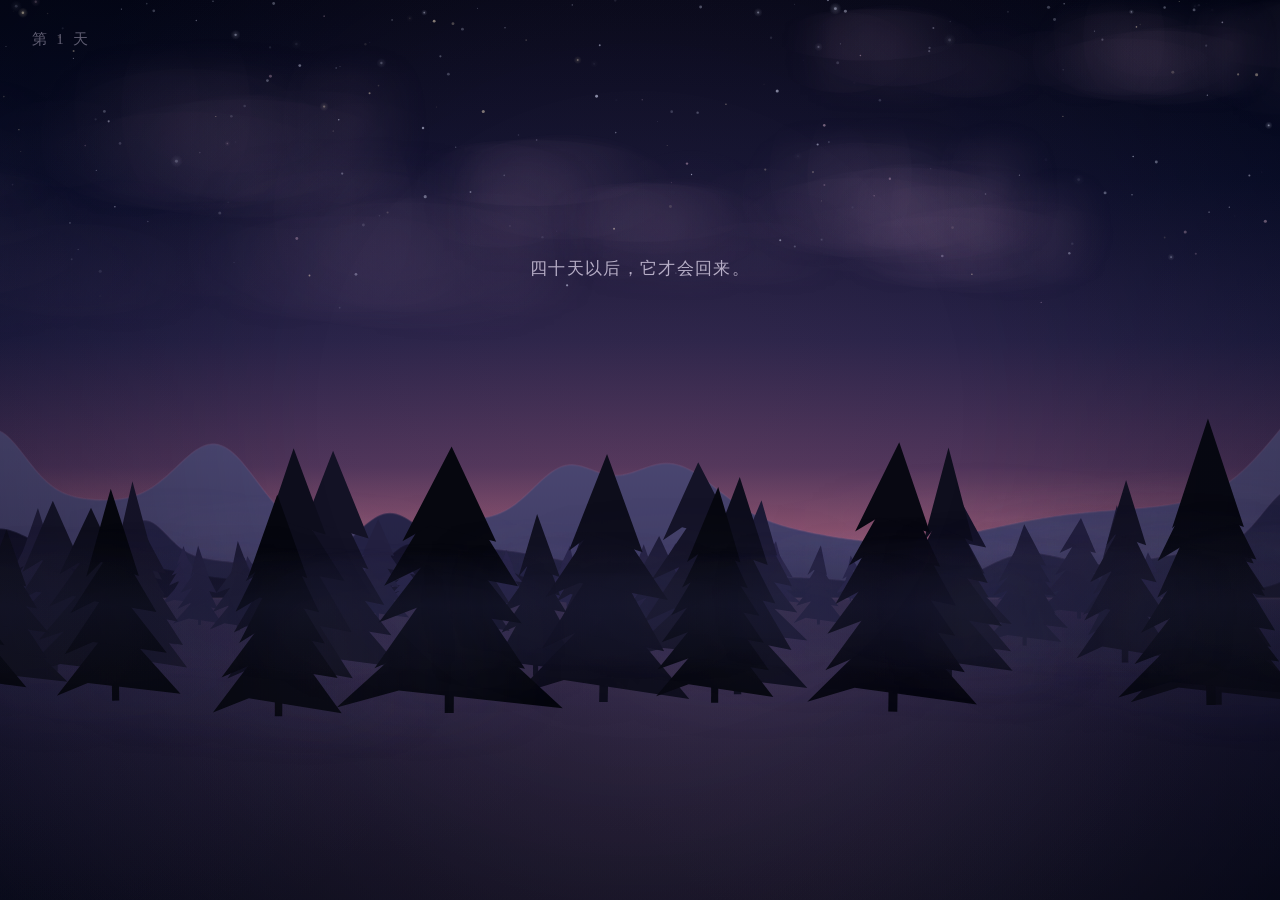
<file: index.html>
<!DOCTYPE html>
<html lang="zh-CN">
<head>
<meta charset="UTF-8">
<meta name="viewport" content="width=device-width, initial-scale=1.0, maximum-scale=1.0, user-scalable=no, viewport-fit=cover">
<meta name="apple-mobile-web-app-capable" content="yes">
<title>Deathless</title>
<link rel="stylesheet" href="styles.css">
</head>
<body>
<canvas id="scene"></canvas>

<div id="stage">
  <div id="veil"></div>
  <div id="day"></div>
  <div id="line"></div>
  <div id="choices"></div>
  <div id="gauges">
    <div class="gauge hp"><span class="bot"></span><span class="top"></span></div>
    <div class="gauge food"><span class="bot"></span><span class="top"></span></div>
    <div class="gauge sanity"><span class="bot"></span><span class="top"></span></div>
    <div class="gauge bond"><span class="bot"></span><span class="top"></span></div>
  </div>
</div>

<div id="rotate">
  <div class="main">请横屏</div>
  <div class="sub">把这一夜横过来看</div>
</div>

<script src="scripts/background.js"></script>
<script src="scripts/game.js"></script>
</body>
</html>
</file>
<file: styles.css>
html, body {
  margin: 0;
  padding: 0;
  width: 100%;
  height: 100%;
  overflow: hidden;
  background: #060a1c;
  -webkit-text-size-adjust: 100%;
  overscroll-behavior: none;
  touch-action: manipulation;
}

#scene {
  position: fixed;
  inset: 0;
  display: block;
  cursor: crosshair;
}

@keyframes hintFade {
  0%, 60% { opacity: 1; }
  100%    { opacity: 0; }
}

/* ---------- 文字层 ---------- */
#stage {
  position: fixed;
  inset: 0;
  pointer-events: none;
  font-family: "Noto Serif SC", "Source Han Serif SC", "Songti SC", "SimSun", serif;
}

#line {
  position: absolute;
  left: 50%;
  top: 28%;
  transform: translateX(-50%);
  width: min(620px, 78vw);
  text-align: center;
  font-size: 17px;
  line-height: 2.0;
  letter-spacing: 0.08em;
  color: #cfc6dd;
  opacity: 0;
  transition: opacity 1800ms ease-in-out;
  white-space: pre-wrap;
  word-break: break-word;
}

/* ---------- 选项 ---------- */
#choices {
  position: absolute;
  left: 50%;
  bottom: 7%;
  transform: translateX(-50%);
  display: flex;
  flex-direction: row;
  flex-wrap: wrap;
  justify-content: center;
  align-items: center;
  gap: 10px 30px;
  width: min(720px, 86vw);
  opacity: 0;
  pointer-events: none;
  transition: opacity 700ms ease-out;
}

#choices.on {
  opacity: 1;
  pointer-events: auto;
}

.choice {
  background: none;
  border: 0;
  padding: 6px 4px;
  font-family: inherit;
  font-size: 16px;
  line-height: 1.8;
  letter-spacing: 0.10em;
  color: rgba(207, 198, 221, 0.62);
  cursor: pointer;
  transition: color 500ms ease, letter-spacing 500ms ease;
  -webkit-tap-highlight-color: transparent;
}

.choice:hover,
.choice:focus {
  color: rgba(238, 231, 248, 0.95);
  letter-spacing: 0.14em;
  outline: none;
}

.choice.ghost {
  color: rgba(148, 143, 162, 0.28);
}

.choice.ghost:hover,
.choice.ghost:focus {
  color: rgba(176, 171, 190, 0.5);
}

/* ---------- 天数 ---------- */
#day {
  position: absolute;
  left: calc(32px + env(safe-area-inset-left, 0px));
  top: calc(26px + env(safe-area-inset-top, 0px));
  font-size: 15px;
  line-height: 1.8;
  letter-spacing: 0.18em;
  color: rgba(207, 198, 221, 0.45);
}

/* ---------- 微刻度 ---------- */
#gauges {
  position: absolute;
  right: calc(34px + env(safe-area-inset-right, 0px));
  bottom: calc(30px + env(safe-area-inset-bottom, 0px));
  display: flex;
  align-items: flex-end;
  gap: 9px;
  opacity: 0;
  transition: opacity 2000ms ease-in;
}

#gauges.on {
  opacity: 1;
}

.gauge {
  position: relative;
  width: 1px;
  height: 40px;
}

.gauge.hp {
  height: 50px;
}

.gauge span {
  position: absolute;
  left: 0;
  width: 1px;
  height: 0;
  opacity: 0.6;
  transition: height 400ms ease;
}

/* 红生命 / 黄食物 / 绿精神 / 蓝羁绊 */
.gauge.hp span { background: #c06b72; }
.gauge.food span { background: #c9a664; }
.gauge.sanity span { background: #7fae86; }
.gauge.bond span { background: #6f8fc4; }

.gauge .bot {
  bottom: 0;
}

.gauge .top {
  bottom: 22px;
}

/* ---------- 黑屏 ---------- */
#veil {
  position: absolute;
  inset: 0;
  background: #04050c;
  opacity: 0;
  transition: opacity 3000ms ease-in;
}

/* ---------- 竖屏提示 ---------- */
#rotate {
  position: fixed;
  inset: 0;
  z-index: 10;
  display: none;
  flex-direction: column;
  align-items: center;
  justify-content: center;
  background: #04050c;
  text-align: center;
  font-family: "Noto Serif SC", "Source Han Serif SC", "Songti SC", "SimSun", serif;
  padding: env(safe-area-inset-top) env(safe-area-inset-right) env(safe-area-inset-bottom) env(safe-area-inset-left);
}

#rotate .main {
  font-size: 19px;
  line-height: 2.0;
  letter-spacing: 0.26em;
  color: rgba(207, 198, 221, 0.72);
}

#rotate .sub {
  margin-top: 12px;
  font-size: 13px;
  line-height: 2.0;
  letter-spacing: 0.14em;
  color: rgba(207, 198, 221, 0.34);
}

@media (orientation: portrait) {
  #rotate { display: flex; }
  #stage { display: none; }
}

/* ---------- 小屏横屏 ---------- */
@media (max-height: 460px) {
  #line {
    top: 23%;
    font-size: 15px;
    width: min(560px, 82vw);
  }

  #choices {
    bottom: 5%;
    gap: 6px 22px;
    width: min(680px, 92vw);
  }

  .choice {
    font-size: 15px;
    padding: 5px 2px;
  }

  #day {
    left: calc(20px + env(safe-area-inset-left, 0px));
    top: calc(14px + env(safe-area-inset-top, 0px));
    font-size: 13px;
  }

  #gauges {
    right: calc(20px + env(safe-area-inset-right, 0px));
    bottom: calc(16px + env(safe-area-inset-bottom, 0px));
  }
}
</file>
